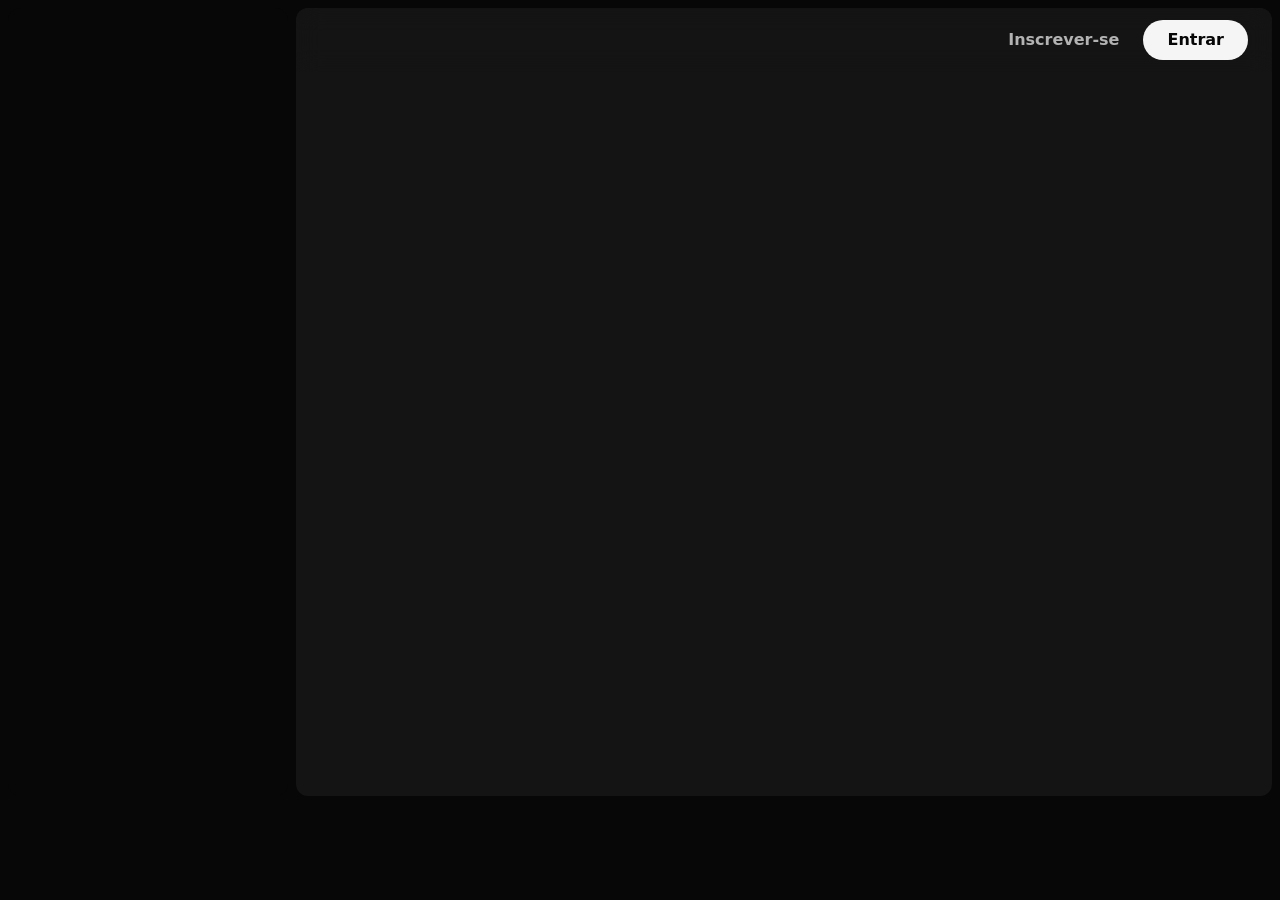
<file: index.html>
<!DOCTYPE html>
<html lang="pt-br">
<head>
    <meta charset="UTF-8">
    <meta http-equiv="refresh" content="0; url=rhythm/front/index.html">
    <title>Cool Rhythm</title>
</head>
<body>
    <p><a href="rhythm/front/index.html">Abrir o Cool Rhythm</a></p>
</body>
</html>
</file>
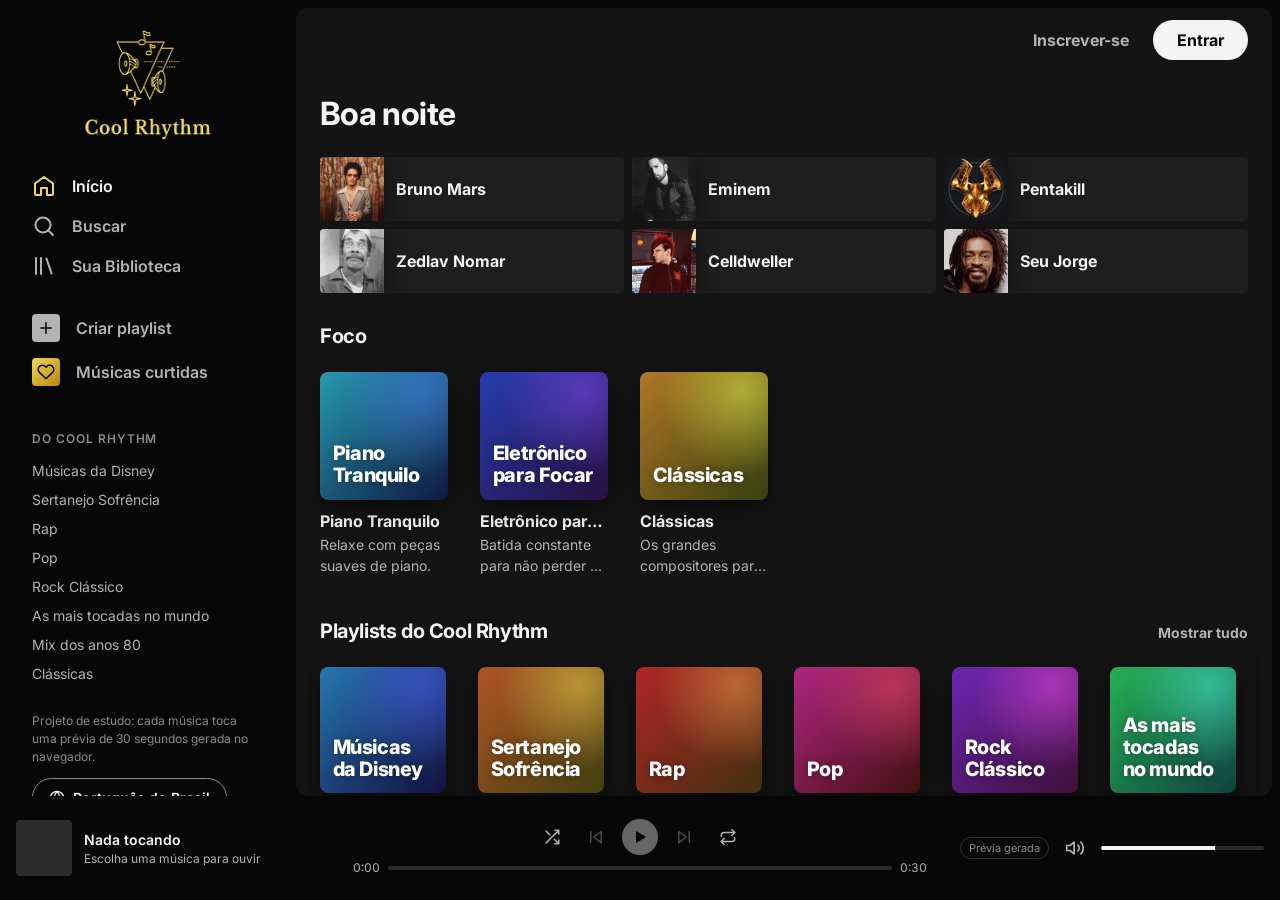
<file: rhythm/front/index.html>
<!DOCTYPE html>
<html lang="pt-br">
<head>
    <meta charset="UTF-8">
    <meta name="viewport" content="width=device-width, initial-scale=1.0">
    <meta name="description" content="Cool Rhythm: ouça artistas, playlists e lançamentos, curta músicas e monte suas playlists.">
    <meta name="theme-color" content="#070707">
    <title>Cool Rhythm</title>
    <link rel="icon" href="../img/logo.png">
    <link rel="preconnect" href="https://fonts.googleapis.com">
    <link rel="preconnect" href="https://fonts.gstatic.com" crossorigin>
    <link rel="stylesheet" href="https://fonts.googleapis.com/css2?family=Inter:wght@400;500;600;700;800&display=swap">
    <link rel="stylesheet" href="../styles/tokens.css">
    <link rel="stylesheet" href="../styles/base.css">
    <link rel="stylesheet" href="../styles/layout.css">
    <link rel="stylesheet" href="../styles/componentes.css">
    <link rel="stylesheet" href="../styles/player.css">
</head>
<body>
    <a class="pular-conteudo" href="#conteudo" data-pular>Pular para o conteúdo</a>

    <div class="app">
        <!-- Montado pelo js/layout.js -->
        <aside class="menu-lateral" id="menu-lateral"></aside>

        <div class="area" id="area">
            <header class="topo">
                <a class="topo-marca" href="#/"><img src="../img/logo.png" alt="Cool Rhythm, início"></a>
                <div class="topo-espaco"></div>
                <button class="botao botao-texto" type="button" data-em-breve="O cadastro">Inscrever-se</button>
                <button class="botao botao-claro" type="button" data-em-breve="O login">Entrar</button>
            </header>
            <!-- Cada rota (#/, #/buscar, #/playlist/rap...) é desenhada aqui pelo js/paginas.js -->
            <main id="conteudo" tabindex="-1"></main>
        </div>

        <!-- Montado pelo js/player.js -->
        <footer class="player" id="player" aria-label="Player"></footer>

        <nav class="nav-celular" id="nav-celular" aria-label="Navegação principal"></nav>
    </div>

    <dialog class="dialogo" id="dialogo"></dialog>
    <div class="avisos" id="avisos" aria-live="polite"></div>

    <script src="../js/util.js"></script>
    <script src="../js/icones.js"></script>
    <script src="../js/catalogo.js"></script>
    <script src="../js/estado.js"></script>
    <script src="../js/sintetizador.js"></script>
    <script src="../js/player.js"></script>
    <script src="../js/componentes.js"></script>
    <script src="../js/paginas.js"></script>
    <script src="../js/layout.js"></script>
    <script src="../js/app.js"></script>
</body>
</html>
</file>
<file: rhythm/styles/tokens.css>
/* Tokens do Cool Rhythm: cores, tipografia, espaços e medidas.
   As outras folhas só usam estas variáveis; quando a identidade nova
   ficar pronta, basta trocar os valores aqui. */
:root {
    /* Marca (dourado tirado do logo atual) */
    --destaque: #F0D85A;
    --destaque-forte: #FFE779;
    --destaque-texto: #141204;   /* texto em cima do dourado */

    /* Superfícies, da mais escura para a mais clara */
    --fundo: #070707;            /* mesmo preto do fundo do logo */
    --superficie: #141414;
    --superficie-2: #1E1E1E;
    --superficie-3: #2A2A2A;
    --superficie-hover: #262626;

    /* Texto (todos passam no contraste AA sobre --superficie) */
    --texto: #F5F5F5;
    --texto-suave: #B3B3B3;
    --texto-fraco: #8C8C8C;
    --borda: #2E2E2E;

    --erro: #FF8A80;

    /* Tipografia */
    --fonte: 'Inter', system-ui, -apple-system, 'Segoe UI', Roboto, sans-serif;
    --tamanho-xs: .75rem;
    --tamanho-sm: .875rem;
    --tamanho-md: 1rem;
    --tamanho-lg: 1.25rem;
    --tamanho-xl: clamp(1.5rem, 1.2rem + 1.2vw, 2rem);
    --tamanho-xxl: clamp(2rem, 1.4rem + 3vw, 4rem);

    /* Espaços */
    --esp-1: .25rem;
    --esp-2: .5rem;
    --esp-3: .75rem;
    --esp-4: 1rem;
    --esp-5: 1.5rem;
    --esp-6: 2rem;

    /* Raios e sombras */
    --raio-sm: 4px;
    --raio: 8px;
    --raio-lg: 12px;
    --raio-total: 999px;
    --sombra: 0 8px 24px rgba(0, 0, 0, .5);

    /* Medidas do layout */
    --largura-menu: 280px;
    --altura-player: 88px;
    --altura-nav-celular: 60px;

    --transicao: 150ms ease;
}
</file>
<file: rhythm/styles/base.css>
/* Reset, tipografia e acessibilidade. */
*,
*::before,
*::after {
    box-sizing: border-box;
}

* {
    margin: 0;
    padding: 0;
}

html {
    -webkit-text-size-adjust: 100%;
    color-scheme: dark;
}

body {
    background: var(--fundo);
    color: var(--texto);
    font-family: var(--fonte);
    font-size: var(--tamanho-md);
    line-height: 1.5;
    -webkit-font-smoothing: antialiased;
}

h1, h2, h3 {
    font-weight: 700;
    line-height: 1.15;
    letter-spacing: -0.02em;
    text-wrap: balance;
}

img,
svg {
    display: block;
    max-width: 100%;
}

ul, ol {
    list-style: none;
}

a {
    color: inherit;
    text-decoration: none;
}

a:hover {
    text-decoration: underline;
    text-underline-offset: 3px;
}

button,
input {
    font: inherit;
    color: inherit;
    background: none;
    border: 0;
}

button {
    cursor: pointer;
}

button:disabled {
    cursor: default;
    opacity: .4;
}

:focus-visible {
    outline: 2px solid var(--destaque);
    outline-offset: 2px;
}

::selection {
    background: var(--destaque);
    color: var(--destaque-texto);
}

[hidden] {
    display: none !important;
}

/* Some da tela, mas continua sendo lido por leitores de tela. */
.oculto {
    position: absolute !important;
    width: 1px;
    height: 1px;
    overflow: hidden;
    clip: rect(0 0 0 0);
    white-space: nowrap;
}

.pular-conteudo {
    position: absolute;
    top: var(--esp-2);
    left: var(--esp-2);
    z-index: 100;
    padding: var(--esp-2) var(--esp-4);
    border-radius: var(--raio);
    background: var(--destaque);
    color: var(--destaque-texto);
    font-weight: 600;
    transform: translateY(-200%);
}

.pular-conteudo:focus {
    transform: none;
}

@media (prefers-reduced-motion: reduce) {
    *,
    *::before,
    *::after {
        transition-duration: 0s !important;
        animation-duration: 0s !important;
    }
}
</file>
<file: rhythm/styles/layout.css>
/* Estrutura do app: menu lateral, barra do topo, área de conteúdo,
   player fixo embaixo e, no celular, a barra de navegação inferior. */
.app {
    display: grid;
    grid-template-columns: var(--largura-menu) minmax(0, 1fr);
    grid-template-rows: minmax(0, 1fr) auto;
    grid-template-areas:
        "menu area"
        "player player";
    gap: var(--esp-2);
    height: 100vh;
    height: 100dvh;
    padding: var(--esp-2);
}

/* ---------- Menu lateral ---------- */
.menu-lateral {
    grid-area: menu;
    display: flex;
    flex-direction: column;
    gap: var(--esp-2);
    min-height: 0;
    overflow-y: auto;
    padding: var(--esp-3);
    border-radius: var(--raio-lg);
    background: var(--fundo);
    scrollbar-width: thin;
}

.marca {
    display: block;
    align-self: center;
    width: 150px;
    margin-bottom: var(--esp-2);
}

.marca:hover {
    text-decoration: none;
}

.menu-link {
    display: flex;
    align-items: center;
    gap: var(--esp-4);
    width: 100%;
    padding: var(--esp-2) var(--esp-3);
    border-radius: var(--raio);
    color: var(--texto-suave);
    font-weight: 600;
    text-align: left;
    transition: color var(--transicao), background-color var(--transicao);
}

.menu-link svg {
    flex: none;
    width: 24px;
    height: 24px;
}

.menu-link:hover {
    color: var(--texto);
    text-decoration: none;
}

.menu-link[aria-current="page"] {
    color: var(--texto);
}

.menu-link[aria-current="page"] svg {
    color: var(--destaque);
}

.menu-bloco {
    padding-top: var(--esp-3);
}

/* Quadradinho colorido atrás dos ícones de "Criar playlist" e "Curtidas". */
.menu-icone-caixa {
    display: grid;
    flex: none;
    place-items: center;
    width: 28px;
    height: 28px;
    border-radius: var(--raio-sm);
    background: var(--texto-suave);
    color: var(--fundo);
    transition: background-color var(--transicao);
}

.menu-icone-caixa svg {
    width: 18px;
    height: 18px;
}

.menu-link:hover .menu-icone-caixa {
    background: var(--texto);
}

.menu-icone-caixa.curtidas,
.menu-link:hover .menu-icone-caixa.curtidas {
    background: linear-gradient(135deg, var(--destaque), #B8860B);
}

.menu-divisor {
    height: 1px;
    margin: var(--esp-2) var(--esp-3);
    border: 0;
    background: var(--borda);
}

.menu-playlists {
    flex: 1;
}

.menu-playlists-titulo {
    padding: var(--esp-1) var(--esp-3) var(--esp-2);
    color: var(--texto-fraco);
    font-size: var(--tamanho-xs);
    font-weight: 600;
    letter-spacing: .08em;
    text-transform: uppercase;
}

.menu-playlists ul + .menu-playlists-titulo {
    margin-top: var(--esp-4);
}

.menu-playlists a {
    display: block;
    overflow: hidden;
    padding: var(--esp-1) var(--esp-3);
    border-radius: var(--raio-sm);
    color: var(--texto-suave);
    font-size: var(--tamanho-sm);
    text-overflow: ellipsis;
    white-space: nowrap;
}

.menu-playlists a:hover {
    color: var(--texto);
    text-decoration: none;
}

.menu-playlists a[aria-current="page"] {
    color: var(--destaque);
}

.menu-rodape {
    display: grid;
    gap: var(--esp-3);
    padding: var(--esp-4) var(--esp-3) var(--esp-2);
    color: var(--texto-fraco);
    font-size: var(--tamanho-xs);
}

.idioma {
    display: inline-flex;
    align-items: center;
    justify-self: start;
    gap: var(--esp-2);
    padding: var(--esp-2) var(--esp-4);
    border: 1px solid var(--texto-fraco);
    border-radius: var(--raio-total);
    color: var(--texto);
    font-size: var(--tamanho-sm);
    font-weight: 600;
}

.idioma svg {
    width: 16px;
    height: 16px;
}

/* ---------- Área de conteúdo ---------- */
.area {
    grid-area: area;
    position: relative;
    min-height: 0;
    overflow-y: auto;
    border-radius: var(--raio-lg);
    background: var(--superficie);
    scrollbar-width: thin;
}

.area:focus {
    outline: none;
}

.topo {
    position: sticky;
    top: 0;
    z-index: 5;
    display: flex;
    align-items: center;
    gap: var(--esp-3);
    padding: var(--esp-3) var(--esp-5);
    background: rgba(20, 20, 20, .85);
    backdrop-filter: blur(12px);
}

.topo-marca {
    display: none;
    width: 84px;
}

.topo-espaco {
    flex: 1;
}

#conteudo {
    padding: var(--esp-2) var(--esp-5) var(--esp-6);
}

#conteudo:focus {
    outline: none;
}

/* ---------- Navegação inferior (só no celular) ---------- */
.nav-celular {
    display: none;
}

@media (max-width: 1000px) {
    .app {
        --largura-menu: 220px;
    }
}

/* ---------- Celular e tablet pequeno ---------- */
@media (max-width: 760px) {
    .app {
        grid-template-columns: minmax(0, 1fr);
        grid-template-areas:
            "area"
            "player"
            "nav";
        gap: 0;
        padding: 0;
    }

    .menu-lateral {
        display: none;
    }

    .area {
        border-radius: 0;
    }

    .topo {
        padding: var(--esp-2) var(--esp-4);
    }

    .topo-marca {
        display: block;
    }

    #conteudo {
        padding: var(--esp-2) var(--esp-4) var(--esp-5);
    }

    .nav-celular {
        grid-area: nav;
        display: grid;
        grid-template-columns: repeat(4, 1fr);
        height: var(--altura-nav-celular);
        background: var(--fundo);
    }

    .nav-celular a {
        display: grid;
        place-items: center;
        align-content: center;
        gap: 2px;
        color: var(--texto-suave);
        font-size: 11px;
    }

    .nav-celular a:hover {
        text-decoration: none;
    }

    .nav-celular svg {
        width: 22px;
        height: 22px;
    }

    .nav-celular a[aria-current="page"] {
        color: var(--texto);
    }

    .nav-celular a[aria-current="page"] svg {
        color: var(--destaque);
    }
}
</file>
<file: rhythm/styles/componentes.css>
/* Componentes: botões, capas, cartões, lista de músicas, cabeçalho de
   coleção, busca, diálogo e avisos. */

/* ---------- Botões ---------- */
.botao {
    display: inline-flex;
    align-items: center;
    justify-content: center;
    gap: var(--esp-2);
    min-height: 40px;
    padding: var(--esp-2) var(--esp-5);
    border-radius: var(--raio-total);
    font-weight: 700;
    white-space: nowrap;
    transition: transform var(--transicao), background-color var(--transicao), color var(--transicao);
}

.botao:hover {
    text-decoration: none;
    transform: scale(1.04);
}

.botao-claro {
    background: var(--texto);
    color: var(--fundo);
}

.botao-destaque {
    background: var(--destaque);
    color: var(--destaque-texto);
}

.botao-destaque:hover {
    background: var(--destaque-forte);
}

.botao-texto {
    padding-inline: var(--esp-3);
    color: var(--texto-suave);
}

.botao-texto:hover {
    color: var(--texto);
}

.botao-contorno {
    border: 1px solid var(--texto-fraco);
    color: var(--texto);
}

.botao-contorno:hover {
    border-color: var(--texto);
}

.botao-icone {
    display: inline-grid;
    flex: none;
    place-items: center;
    width: 36px;
    height: 36px;
    border-radius: var(--raio-total);
    color: var(--texto-suave);
    transition: color var(--transicao), transform var(--transicao);
}

.botao-icone svg {
    width: 20px;
    height: 20px;
}

.botao-icone:hover:not(:disabled) {
    color: var(--texto);
    transform: scale(1.06);
}

.botao-icone[aria-pressed="true"] {
    color: var(--destaque);
}

/* Coração cheio quando a música está curtida. */
.botao-curtir[aria-pressed="true"] svg {
    fill: currentColor;
}

.botao-play {
    display: inline-grid;
    flex: none;
    place-items: center;
    width: 48px;
    height: 48px;
    border-radius: var(--raio-total);
    background: var(--destaque);
    color: var(--destaque-texto);
    box-shadow: var(--sombra);
    transition: transform var(--transicao), background-color var(--transicao);
}

.botao-play svg {
    width: 22px;
    height: 22px;
    fill: currentColor;
}

.botao-play:hover {
    background: var(--destaque-forte);
    transform: scale(1.06);
}

.botao-play-grande {
    width: 56px;
    height: 56px;
}

.botao-play-grande svg {
    width: 26px;
    height: 26px;
}

/* ---------- Capas ---------- */
.capa {
    position: relative;
    overflow: hidden;
    aspect-ratio: 1;
    border-radius: var(--raio);
    background: var(--superficie-3);
}

.capa img {
    width: 100%;
    height: 100%;
    object-fit: cover;
}

/* Capa feita só com CSS: degradê a partir de --matiz e o nome por cima. */
.capa-gerada {
    display: flex;
    align-items: flex-end;
    padding: 10%;
    background:
        radial-gradient(circle at 80% 15%, hsl(calc(var(--matiz, 45) + 30) 80% 60% / .55), transparent 55%),
        linear-gradient(135deg, hsl(var(--matiz, 45) 65% 42%), hsl(calc(var(--matiz, 45) + 40) 60% 16%));
    color: #fff;
    font-size: clamp(.8rem, .6rem + .8vw, 1.25rem);
    font-weight: 800;
    letter-spacing: -0.02em;
    line-height: 1.1;
    text-shadow: 0 1px 8px rgba(0, 0, 0, .35);
}

.capa-gerada.capa-curtidas {
    --matiz: 45;
    align-items: center;
    justify-content: center;
}

.capa-gerada.capa-curtidas svg {
    width: 40%;
    height: 40%;
    fill: currentColor;
}

.capa-redonda {
    border-radius: 50%;
}

/* ---------- Seções da página ---------- */
.saudacao {
    margin: var(--esp-4) 0 var(--esp-5);
    font-size: var(--tamanho-xl);
}

.secao + .secao {
    margin-top: var(--esp-6);
}

.secao-cabecalho {
    display: flex;
    align-items: baseline;
    justify-content: space-between;
    gap: var(--esp-4);
    margin-bottom: var(--esp-3);
}

.secao-cabecalho h2 {
    font-size: var(--tamanho-lg);
}

.secao-cabecalho a,
.secao-cabecalho button {
    flex: none;
    color: var(--texto-suave);
    font-size: var(--tamanho-sm);
    font-weight: 700;
}

.secao-cabecalho button:hover {
    color: var(--texto);
    text-decoration: underline;
}

/* Fileira que rola para o lado; com "Mostrar tudo" vira grade. */
.fileira {
    display: grid;
    grid-auto-columns: minmax(150px, 180px);
    grid-auto-flow: column;
    gap: var(--esp-2);
    overflow-x: auto;
    margin-inline: calc(var(--esp-3) * -1);
    padding: 0 var(--esp-3) var(--esp-2);
    scroll-snap-type: x mandatory;
    scrollbar-width: thin;
}

.fileira > * {
    scroll-snap-align: start;
}

.fileira.expandida {
    grid-template-columns: repeat(auto-fill, minmax(150px, 1fr));
    grid-auto-flow: row;
    overflow: visible;
}

.fileira-larga {
    grid-auto-columns: minmax(200px, 240px);
}

.fileira-larga.expandida {
    grid-template-columns: repeat(auto-fill, minmax(200px, 1fr));
}

.grade {
    display: grid;
    grid-template-columns: repeat(auto-fill, minmax(150px, 1fr));
    gap: var(--esp-2);
    margin-inline: calc(var(--esp-3) * -1);
}

/* ---------- Cartões (playlist, artista, lançamento) ---------- */
.cartao {
    position: relative;
    display: grid;
    align-content: start;
    gap: var(--esp-1);
    padding: var(--esp-3);
    border-radius: var(--raio);
    transition: background-color var(--transicao);
}

.cartao:hover,
.cartao:focus-within {
    background: var(--superficie-hover);
}

.cartao-capa {
    position: relative;
    margin-bottom: var(--esp-2);
}

.cartao .capa {
    box-shadow: var(--sombra);
}

.cartao-largo .capa {
    aspect-ratio: 3 / 2;
}

.cartao h3 {
    overflow: hidden;
    font-size: var(--tamanho-md);
    font-weight: 700;
    letter-spacing: 0;
    text-overflow: ellipsis;
    white-space: nowrap;
}

/* O link do título cobre o cartão inteiro. */
.cartao-link::after {
    content: "";
    position: absolute;
    inset: 0;
    z-index: 1;
}

.cartao-link:hover {
    text-decoration: none;
}

.cartao p {
    display: -webkit-box;
    overflow: hidden;
    color: var(--texto-suave);
    font-size: var(--tamanho-sm);
    -webkit-box-orient: vertical;
    -webkit-line-clamp: 2;
}

.cartao p a {
    position: relative;
    z-index: 2;
}

.cartao-capa .botao-play {
    position: absolute;
    right: var(--esp-2);
    bottom: var(--esp-2);
    z-index: 2;
    opacity: 0;
    transform: translateY(8px);
    transition: opacity var(--transicao), transform var(--transicao), background-color var(--transicao);
}

.cartao:hover .botao-play,
.cartao:focus-within .botao-play,
.cartao .botao-play.tocando {
    opacity: 1;
    transform: none;
}

/* Em telas de toque não existe hover: o botão fica sempre visível. */
@media (hover: none) {
    .cartao .botao-play {
        opacity: 1;
        transform: none;
    }
}

/* ---------- Atalhos do topo da página inicial ---------- */
/* No máximo 3 colunas, para os 6 artistas formarem um bloco fechado. */
.atalhos {
    display: grid;
    grid-template-columns: repeat(auto-fill, minmax(max(220px, calc((100% - 2 * var(--esp-2)) / 3)), 1fr));
    gap: var(--esp-2);
}

.atalho {
    position: relative;
    display: flex;
    align-items: center;
    gap: var(--esp-3);
    overflow: hidden;
    padding-right: var(--esp-3);
    border-radius: var(--raio-sm);
    background: var(--superficie-2);
    transition: background-color var(--transicao);
}

.atalho:hover,
.atalho:focus-within {
    background: var(--superficie-3);
}

.atalho .capa {
    flex: none;
    width: 64px;
    border-radius: 0;
    box-shadow: var(--sombra);
}

.atalho a {
    flex: 1;
    overflow: hidden;
    font-weight: 700;
    text-overflow: ellipsis;
    white-space: nowrap;
}

.atalho .botao-play {
    z-index: 2;
    width: 40px;
    height: 40px;
    opacity: 0;
    transition: opacity var(--transicao), transform var(--transicao);
}

.atalho .botao-play svg {
    width: 18px;
    height: 18px;
}

.atalho:hover .botao-play,
.atalho:focus-within .botao-play,
.atalho .botao-play.tocando {
    opacity: 1;
}

@media (hover: none) {
    .atalho .botao-play {
        opacity: 1;
    }
}

@media (max-width: 760px) {
    .atalhos {
        grid-template-columns: repeat(2, minmax(0, 1fr));
    }

    .atalho .capa {
        width: 52px;
    }

    .atalho a {
        font-size: var(--tamanho-sm);
    }

    .atalho .botao-play {
        display: none;
    }
}

/* ---------- Lista de músicas ---------- */
.faixas {
    display: grid;
}

.faixa {
    display: grid;
    grid-template-columns: 32px 44px minmax(0, 1fr) auto;
    align-items: center;
    gap: var(--esp-3);
    padding: var(--esp-2) var(--esp-3);
    border-radius: var(--raio-sm);
    transition: background-color var(--transicao);
}

.faixa:hover,
.faixa:focus-within {
    background: var(--superficie-hover);
}

.faixa-numero {
    display: grid;
    place-items: center;
    color: var(--texto-suave);
    font-size: var(--tamanho-sm);
    font-variant-numeric: tabular-nums;
}

.faixa-numero > * {
    grid-area: 1 / 1;
}

.faixa-tocar {
    display: grid;
    place-items: center;
    width: 32px;
    height: 32px;
    color: var(--texto);
    opacity: 0;
}

.faixa-tocar svg {
    width: 16px;
    height: 16px;
    fill: currentColor;
}

.faixa:hover .faixa-tocar,
.faixa:focus-within .faixa-tocar,
.faixa-tocar:focus-visible {
    opacity: 1;
}

.faixa:hover .faixa-indice,
.faixa:focus-within .faixa-indice {
    opacity: 0;
}

.faixa .capa {
    width: 44px;
    border-radius: var(--raio-sm);
    font-size: 0;   /* capa pequena demais para o nome */
}

.faixa-info {
    display: grid;
    min-width: 0;
}

.faixa-titulo,
.faixa-artistas {
    overflow: hidden;
    text-overflow: ellipsis;
    white-space: nowrap;
}

.faixa-titulo {
    font-weight: 500;
}

.faixa-artistas {
    color: var(--texto-suave);
    font-size: var(--tamanho-sm);
}

.faixa-artistas a:hover {
    color: var(--texto);
}

.faixa-acoes {
    display: flex;
    align-items: center;
}

/* Botões secundários só aparecem no hover (o coração fica se estiver curtido). */
.faixa-acoes .botao-icone {
    opacity: 0;
}

.faixa:hover .faixa-acoes .botao-icone,
.faixa:focus-within .faixa-acoes .botao-icone,
.faixa-acoes .botao-curtir[aria-pressed="true"] {
    opacity: 1;
}

@media (hover: none) {
    .faixa-tocar {
        opacity: 0;
    }

    .faixa-acoes .botao-icone {
        opacity: 1;
    }
}

/* Música que está tocando agora */
.faixa.tocando .faixa-titulo {
    color: var(--destaque);
}

.equalizador {
    display: flex;
    align-items: flex-end;
    gap: 2px;
    height: 14px;
}

.equalizador i {
    width: 3px;
    height: 100%;
    background: var(--destaque);
    transform-origin: bottom;
    animation: equalizar 900ms ease-in-out infinite;
}

.equalizador i:nth-child(2) {
    animation-delay: -300ms;
}

.equalizador i:nth-child(3) {
    animation-delay: -600ms;
}

.equalizador.pausado i {
    animation-play-state: paused;
}

@keyframes equalizar {
    0%, 100% { transform: scaleY(.3); }
    50% { transform: scaleY(1); }
}

@media (max-width: 760px) {
    .faixa {
        grid-template-columns: 44px minmax(0, 1fr) auto;
        padding-inline: 0;
    }

    .faixa-numero {
        display: none;
    }
}

/* ---------- Cabeçalho de playlist / artista ---------- */
.colecao-topo {
    display: flex;
    align-items: flex-end;
    gap: var(--esp-5);
    margin: calc(var(--esp-2) * -1) calc(var(--esp-5) * -1) 0;
    padding: var(--esp-6) var(--esp-5) var(--esp-5);
    background: linear-gradient(hsl(var(--matiz, 45) 45% 32%), hsl(var(--matiz, 45) 30% 14%));
}

.colecao-topo .capa {
    flex: none;
    width: clamp(128px, 18vw, 220px);
    box-shadow: 0 12px 40px rgba(0, 0, 0, .55);
}

.colecao-tipo {
    font-size: var(--tamanho-sm);
    font-weight: 600;
}

.colecao-topo h1 {
    margin: var(--esp-2) 0 var(--esp-3);
    font-size: var(--tamanho-xxl);
    font-weight: 800;
    overflow-wrap: anywhere;
}

.colecao-descricao {
    color: rgba(255, 255, 255, .75);
    font-size: var(--tamanho-sm);
}

.colecao-meta {
    margin-top: var(--esp-2);
    font-size: var(--tamanho-sm);
    font-weight: 600;
}

.colecao-acoes {
    display: flex;
    align-items: center;
    gap: var(--esp-3);
    margin: 0 calc(var(--esp-5) * -1) var(--esp-3);
    padding: var(--esp-5) var(--esp-5) var(--esp-2);
    background: linear-gradient(hsl(var(--matiz, 45) 30% 14% / .6), transparent 120px);
}

.colecao-acoes .botao-icone {
    width: 44px;
    height: 44px;
}

.colecao-acoes .botao-icone svg {
    width: 26px;
    height: 26px;
}

@media (max-width: 760px) {
    .colecao-topo {
        flex-direction: column;
        align-items: flex-start;
        margin-inline: calc(var(--esp-4) * -1);
        padding: var(--esp-5) var(--esp-4) var(--esp-4);
    }

    .colecao-topo .capa {
        align-self: center;
        width: 55vw;
        max-width: 240px;
    }

    .colecao-topo h1 {
        font-size: var(--tamanho-xl);
    }

    .colecao-acoes {
        margin-inline: calc(var(--esp-4) * -1);
        padding-inline: var(--esp-4);
    }
}

/* ---------- Busca ---------- */
.campo-busca {
    position: relative;
    max-width: 420px;
    margin: var(--esp-2) 0 var(--esp-5);
}

.campo-busca svg {
    position: absolute;
    top: 50%;
    left: 14px;
    width: 20px;
    height: 20px;
    color: var(--texto-suave);
    transform: translateY(-50%);
    pointer-events: none;
}

.campo-busca input {
    width: 100%;
    height: 48px;
    padding: 0 var(--esp-4) 0 46px;
    border: 2px solid transparent;
    border-radius: var(--raio-total);
    background: var(--superficie-3);
    color: var(--texto);
}

.campo-busca input::placeholder {
    color: var(--texto-fraco);
}

.campo-busca input:hover {
    border-color: var(--superficie-hover);
    background: var(--superficie-hover);
}

.campo-busca input:focus {
    border-color: var(--texto);
    outline: none;
}

/* Blocos coloridos de "Navegar por todas" */
.generos {
    display: grid;
    grid-template-columns: repeat(auto-fill, minmax(180px, 1fr));
    gap: var(--esp-4);
}

.genero {
    position: relative;
    overflow: hidden;
    aspect-ratio: 16 / 9;
    padding: var(--esp-4);
    border-radius: var(--raio);
    background: hsl(var(--matiz, 45) 60% 38%);
    font-size: var(--tamanho-lg);
    font-weight: 800;
    line-height: 1.15;
    transition: filter var(--transicao);
}

.genero:hover {
    filter: brightness(1.12);
    text-decoration: none;
}

.genero::after {
    content: "";
    position: absolute;
    right: -12%;
    bottom: -12%;
    width: 45%;
    aspect-ratio: 1;
    border-radius: var(--raio);
    background: linear-gradient(135deg, hsl(calc(var(--matiz, 45) + 30) 70% 60%), hsl(calc(var(--matiz, 45) + 60) 60% 30%));
    box-shadow: var(--sombra);
    transform: rotate(25deg);
}

@media (max-width: 760px) {
    .campo-busca {
        max-width: none;
    }

    .generos {
        grid-template-columns: repeat(2, minmax(0, 1fr));
        gap: var(--esp-3);
    }

    .genero {
        font-size: var(--tamanho-md);
    }
}

/* ---------- Estado vazio ---------- */
.vazio {
    display: grid;
    justify-items: center;
    gap: var(--esp-3);
    padding: var(--esp-6) var(--esp-4);
    color: var(--texto-suave);
    text-align: center;
}

.vazio svg {
    width: 48px;
    height: 48px;
    color: var(--texto-fraco);
}

.vazio strong {
    color: var(--texto);
    font-size: var(--tamanho-lg);
}

/* ---------- Diálogo ---------- */
.dialogo {
    width: min(420px, calc(100vw - 32px));
    margin: auto;
    padding: var(--esp-5);
    border: 0;
    border-radius: var(--raio-lg);
    background: var(--superficie-2);
    color: var(--texto);
    box-shadow: var(--sombra);
}

.dialogo::backdrop {
    background: rgba(0, 0, 0, .7);
}

.dialogo h2 {
    margin-bottom: var(--esp-4);
    font-size: var(--tamanho-lg);
}

.dialogo label {
    display: block;
    margin-bottom: var(--esp-2);
    color: var(--texto-suave);
    font-size: var(--tamanho-sm);
    font-weight: 600;
}

.dialogo input[type="text"] {
    width: 100%;
    height: 44px;
    padding: 0 var(--esp-3);
    border: 1px solid var(--borda);
    border-radius: var(--raio-sm);
    background: var(--superficie-3);
}

.dialogo input[type="text"]:focus {
    border-color: var(--texto);
    outline: none;
}

.dialogo-lista {
    display: grid;
    gap: var(--esp-1);
    max-height: 50vh;
    overflow-y: auto;
    margin-bottom: var(--esp-2);
}

.dialogo-lista button {
    display: flex;
    align-items: center;
    gap: var(--esp-3);
    width: 100%;
    padding: var(--esp-2);
    border-radius: var(--raio-sm);
    text-align: left;
}

.dialogo-lista button:hover {
    background: var(--superficie-hover);
}

.dialogo-lista .capa {
    width: 40px;
    flex: none;
    font-size: 0;
}

.dialogo-lista small {
    display: block;
    color: var(--texto-suave);
}

.dialogo-botoes {
    display: flex;
    justify-content: flex-end;
    gap: var(--esp-2);
    margin-top: var(--esp-5);
}

/* ---------- Avisos rápidos ---------- */
.avisos {
    position: fixed;
    left: 50%;
    bottom: calc(var(--altura-player) + var(--esp-5));
    z-index: 50;
    display: grid;
    gap: var(--esp-2);
    justify-items: center;
    width: max-content;
    max-width: calc(100vw - 32px);
    transform: translateX(-50%);
    pointer-events: none;
}

.aviso {
    padding: var(--esp-2) var(--esp-4);
    border-radius: var(--raio);
    background: var(--texto);
    color: var(--fundo);
    font-size: var(--tamanho-sm);
    font-weight: 600;
    box-shadow: var(--sombra);
    animation: aparecer 200ms ease-out;
}

@keyframes aparecer {
    from { opacity: 0; transform: translateY(8px); }
}

@media (max-width: 760px) {
    .avisos {
        bottom: calc(var(--altura-nav-celular) + 76px);
    }
}
</file>
<file: rhythm/styles/player.css>
/* Player fixo na parte de baixo da tela. */
.player {
    grid-area: player;
    display: grid;
    grid-template-columns: minmax(0, 1fr) minmax(0, 2fr) minmax(0, 1fr);
    align-items: center;
    gap: var(--esp-4);
    height: var(--altura-player);
    padding: 0 var(--esp-2);
}

.player-musica {
    display: flex;
    align-items: center;
    gap: var(--esp-3);
    min-width: 0;
}

.player-musica .capa {
    flex: none;
    width: 56px;
    border-radius: var(--raio-sm);
    font-size: 0;
}

.player-info {
    display: grid;
    min-width: 0;
}

.player-titulo,
.player-artistas {
    overflow: hidden;
    text-overflow: ellipsis;
    white-space: nowrap;
}

.player-titulo {
    font-size: var(--tamanho-sm);
    font-weight: 600;
}

.player-artistas {
    color: var(--texto-suave);
    font-size: var(--tamanho-xs);
}

.player-artistas a:hover {
    color: var(--texto);
}

.player-centro {
    display: grid;
    justify-items: center;
    gap: var(--esp-1);
}

.player-controles {
    display: flex;
    align-items: center;
    gap: var(--esp-2);
}

.player-controles .botao-icone svg {
    width: 18px;
    height: 18px;
}

.player-controles .botao-icone[aria-pressed="true"] {
    position: relative;
}

/* Pontinho embaixo de aleatório/repetir quando estão ligados. */
.player-controles .botao-icone[aria-pressed="true"]::after {
    content: "";
    position: absolute;
    bottom: 2px;
    left: 50%;
    width: 4px;
    height: 4px;
    border-radius: 50%;
    background: currentColor;
    transform: translateX(-50%);
}

.player-tocar {
    display: grid;
    place-items: center;
    width: 36px;
    height: 36px;
    border-radius: var(--raio-total);
    background: var(--texto);
    color: var(--fundo);
    transition: transform var(--transicao);
}

.player-tocar svg {
    width: 16px;
    height: 16px;
    fill: currentColor;
}

.player-tocar:hover:not(:disabled) {
    transform: scale(1.06);
}

.player-progresso {
    display: grid;
    grid-template-columns: 40px minmax(0, 1fr) 40px;
    align-items: center;
    gap: var(--esp-2);
    width: 100%;
    max-width: 600px;
    color: var(--texto-suave);
    font-size: var(--tamanho-xs);
    font-variant-numeric: tabular-nums;
}

.player-progresso span:first-child {
    text-align: right;
}

.player-extra {
    display: flex;
    align-items: center;
    justify-content: flex-end;
    gap: var(--esp-2);
}

.selo {
    padding: 2px var(--esp-2);
    border: 1px solid var(--borda);
    border-radius: var(--raio-total);
    color: var(--texto-fraco);
    font-size: 11px;
    white-space: nowrap;
}

.player-volume {
    width: 110px;
}

/* ---------- Barra deslizante (progresso e volume) ---------- */
.barra {
    --preenchido: 0%;
    width: 100%;
    height: 16px;
    background: transparent;
    cursor: pointer;
    -webkit-appearance: none;
    appearance: none;
}

.barra::-webkit-slider-runnable-track {
    height: 4px;
    border-radius: 2px;
    background: linear-gradient(to right, var(--texto) var(--preenchido), var(--superficie-3) var(--preenchido));
}

.barra::-moz-range-track {
    height: 4px;
    border-radius: 2px;
    background: linear-gradient(to right, var(--texto) var(--preenchido), var(--superficie-3) var(--preenchido));
}

.barra::-webkit-slider-thumb {
    width: 12px;
    height: 12px;
    margin-top: -4px;
    border: 0;
    border-radius: 50%;
    background: var(--texto);
    opacity: 0;
    -webkit-appearance: none;
    appearance: none;
}

.barra::-moz-range-thumb {
    width: 12px;
    height: 12px;
    border: 0;
    border-radius: 50%;
    background: var(--texto);
    opacity: 0;
}

.barra:hover::-webkit-slider-runnable-track,
.barra:focus-visible::-webkit-slider-runnable-track {
    background: linear-gradient(to right, var(--destaque) var(--preenchido), var(--superficie-3) var(--preenchido));
}

.barra:hover::-moz-range-track,
.barra:focus-visible::-moz-range-track {
    background: linear-gradient(to right, var(--destaque) var(--preenchido), var(--superficie-3) var(--preenchido));
}

.barra:hover::-webkit-slider-thumb,
.barra:focus-visible::-webkit-slider-thumb {
    opacity: 1;
}

.barra:hover::-moz-range-thumb,
.barra:focus-visible::-moz-range-thumb {
    opacity: 1;
}

.barra:disabled {
    cursor: default;
}

/* ---------- Celular: player compacto acima da navegação ---------- */
@media (max-width: 760px) {
    .player {
        position: relative;
        grid-template-columns: minmax(0, 1fr) auto;
        gap: var(--esp-2);
        height: auto;
        margin: 0 var(--esp-2) var(--esp-2);
        padding: var(--esp-2);
        border-radius: var(--raio);
        background: var(--superficie-3);
    }

    .player-musica .capa {
        width: 40px;
    }

    .player-centro {
        display: contents;
    }

    .player-controles .botao-icone,
    .player-extra {
        display: none;
    }

    .player-tocar {
        background: none;
        color: var(--texto);
    }

    .player-tocar svg {
        width: 22px;
        height: 22px;
    }

    /* A barra de progresso vira uma linha fina na base do player. */
    .player-progresso {
        position: absolute;
        right: var(--esp-2);
        bottom: 0;
        left: var(--esp-2);
        display: block;
        width: auto;
        max-width: none;
    }

    .player-progresso span {
        display: none;
    }

    .player-progresso .barra {
        display: block;
        height: 2px;
        pointer-events: none;
    }

    .player-progresso .barra::-webkit-slider-runnable-track {
        height: 2px;
    }

    .player-progresso .barra::-moz-range-track {
        height: 2px;
    }
}

@media (min-width: 761px) and (max-width: 1000px) {
    .selo {
        display: none;
    }

    .player-volume {
        width: 80px;
    }
}
</file>
